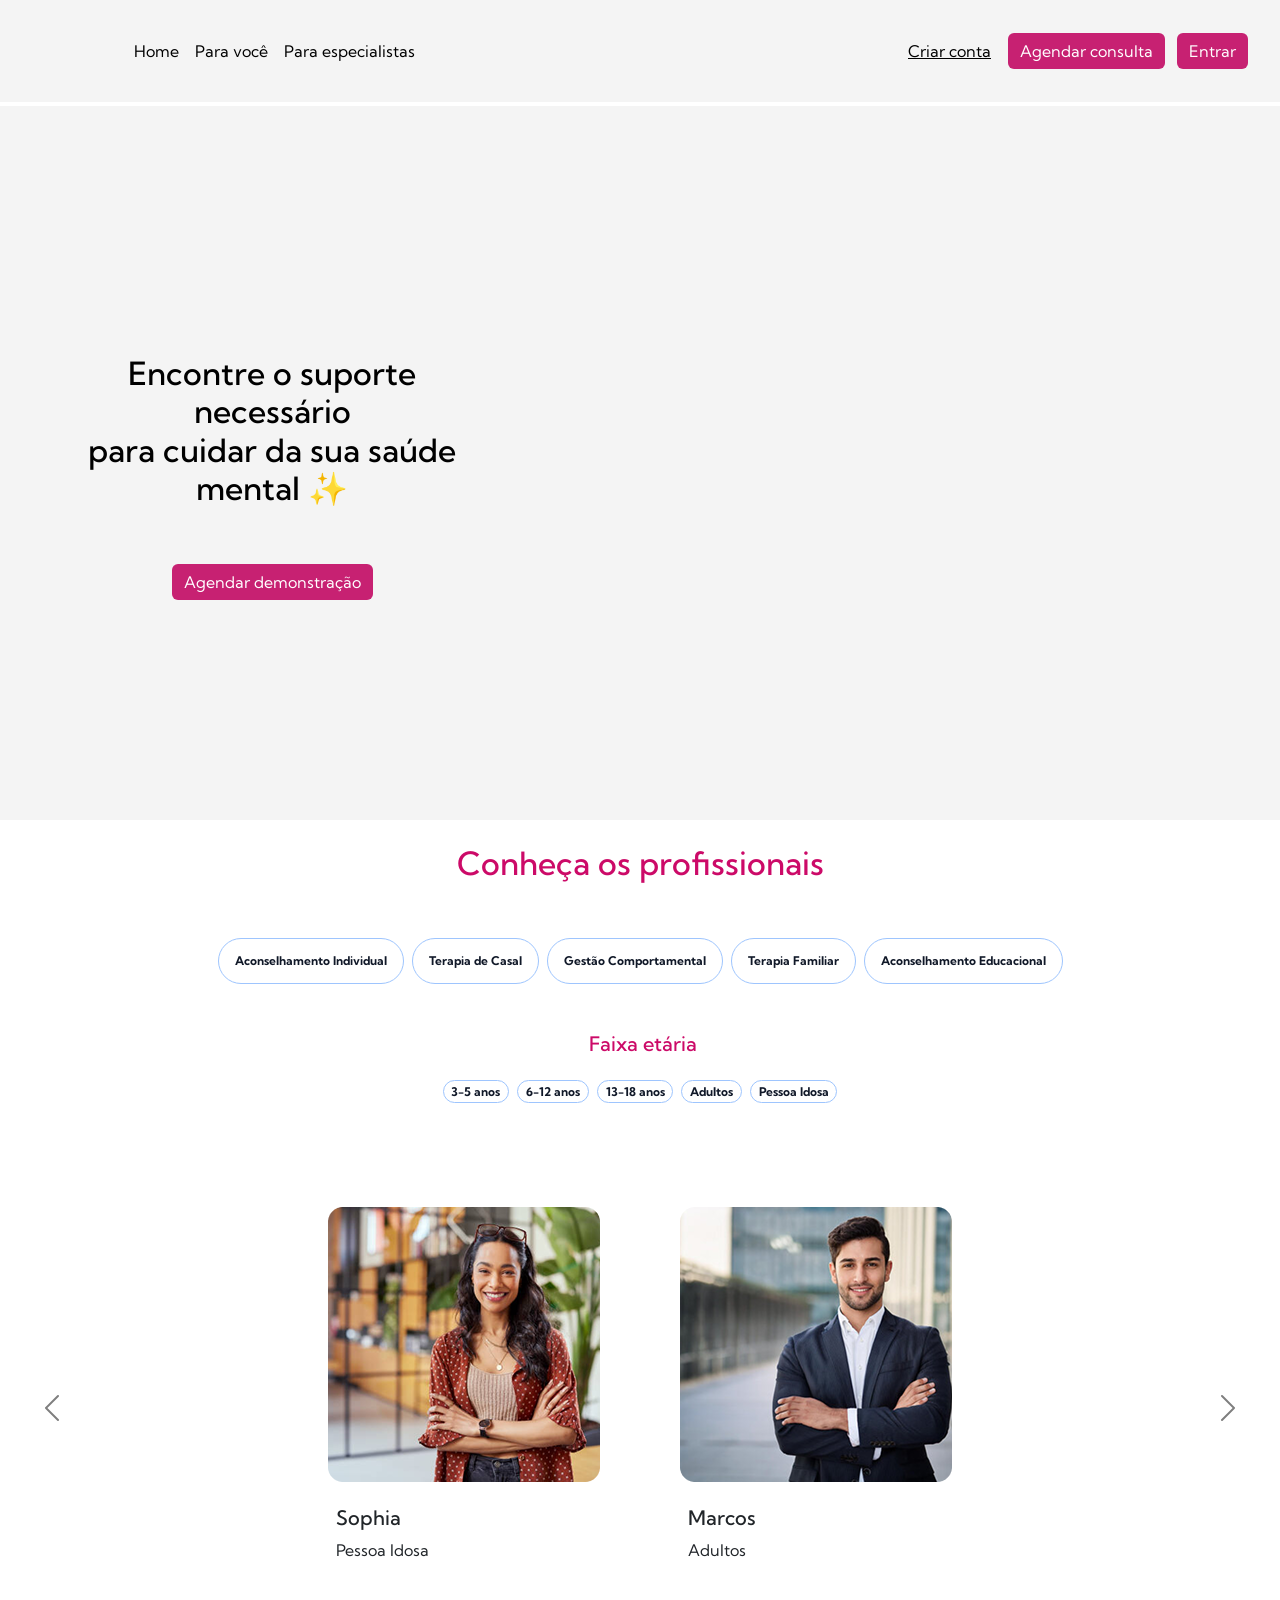
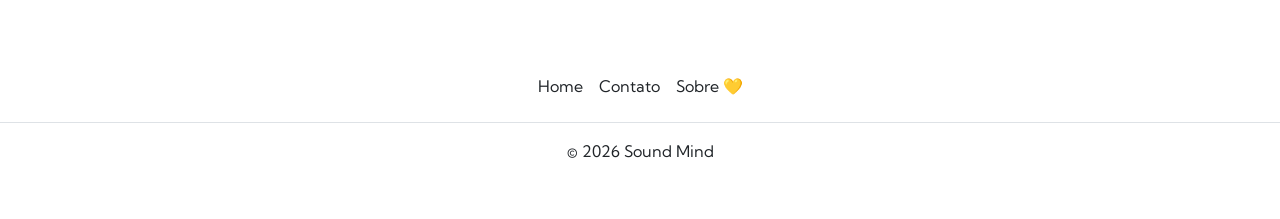
<file: index.html>
<!DOCTYPE html>
<html lang="pt-br">

<head>
    <meta charset="UTF-8">
    <meta name="viewport" content="width=device-width, initial-scale=1.0">
    <title>Página Inicial  | Sound Mind</title>
    <link rel="stylesheet" href="css/style.css">
    <link rel="stylesheet" href="css/media-queries.css" media="(max-width:1400px)">
    <link rel="preconnect" href="https://fonts.googleapis.com">
    <link rel="preconnect" href="https://fonts.gstatic.com" crossorigin>
    <link href="https://fonts.googleapis.com/css2?family=Kumbh+Sans:wght,YOPQ@100..900,300&display=swap"
        rel="stylesheet">
    <link href="https://cdn.jsdelivr.net/npm/bootstrap@5.3.8/dist/css/bootstrap.min.css" rel="stylesheet"
        integrity="sha384-sRIl4kxILFvY47J16cr9ZwB07vP4J8+LH7qKQnuqkuIAvNWLzeN8tE5YBujZqJLB" crossorigin="anonymous">


</head>

<body>
    <div>
        <header class="p-0">
            <div>
                <nav class="d-block d-lg-none nav-mobile navbar navbar-expand-lg" aria-label="Eleventh navbar example">
                    <div class="container-fluid">
                        <a href="index.html" class="d-flex align-items-center mb-2 mb-lg-0 text-dark ">
                            <svg class="bi me-2" width="110" height="72" role="img" aria-label="Bootstrap">
                                <use xlink:href="images\logo-sound-mind.svg"></use>
                            </svg>
                        </a>
                        <button class="navbar-toggler" type="button" data-bs-toggle="collapse"
                            data-bs-target="#navbarsExample09" aria-controls="navbarsExample09" aria-expanded="false"
                            aria-label="Toggle navigation">
                            <span class="navbar-toggler-icon"></span>
                        </button>
                        <div class="collapse navbar-collapse" id="navbarsExample09">
                            <ul class="navbar-nav me-auto mb-2 mb-lg-0">
                                <li class="nav-item">
                                    <a class="nav-link active" aria-current="page" href="index.html">Home</a>
                                </li>
                                <li class="nav-item"><a class="nav-link" href="#">Para você</a></li>
                                <li class="nav-item">
                                    <a class="nav-link" aria-disabled="true" href="#">Para
                                        especialistas</a>
                                </li>
                                <div class="navbar-nav g-5">
                                    <li class="nav-item">
                                        <button class="nav-link">Criar conta
                                        </button>
                                    </li>
                                    <li class="nav-item">
                                        <button class="nav-link">Agendar consulta
                                        </button>
                                    </li>
                                    <li class="nav-item">
                                        <button class="nav-link">Entrar
                                        </button>
                                    </li>
                                </div>

                            </ul>
                        </div>
                    </div>
                </nav>
                <div class="nav-dsk p-2 justify-content-lg-start">
                    <a href="index.html" class="d-flex align-items-center mb-2 mb-lg-0 text-dark text-decoration-underline">
                        <svg class="bi me-2" width="110" height="72" role="img" aria-label="Bootstrap">
                            <use xlink:href="images\logo-sound-mind.svg"></use>
                        </svg>
                    </a>
                    <ul class="nav col-12 col-lg-auto me-lg-auto mb-2 justify-content-center mb-md-0">
                        <li><a href="index.html" class="nav-link px-2 text-black link-custom">Home</a></li>
                        <li><a href="#" class="nav-link px-2 text-black link-custom">Para você</a></li>
                        <li><a href="perfil-profissional.html" class="nav-link px-2 text-black link-custom">Para
                                especialistas</a></li>
                    </ul>
                    <div class="text-end p-4">
                        <button type="button" class="btn btn-link text-black link-custom">Criar conta</button>
                        <button type="button" class="btn btn-primary me-2 btn-custom">
                            Agendar consulta
                        </button>
                        <button type="button" class="btn btn-primary btn-custom">Entrar</button>
                    </div>
                </div>
            </div>
        </header>
        <div>
            <main>
                <section>
                    <div class="my-1 position-relative banner-custom">
                        <div class="section-banner-custom text-end">
                            <!-- bg-body-tertiary -->
                            <div class="banner-custom-dsk text-center p-2 banner-custom-text position-absolute gap-5">
                                <h1 class="text-body-emphasis">Encontre o suporte <br> necessário <br> para cuidar da
                                    sua saúde <br>
                                    mental ✨
                                </h1>
                                <div class="d-inline-flex gap-2">
                                    <button class="btn btn-primary btn-custom text-center" type="button">
                                        Agendar demonstração
                                    </button>
                                </div>
                            </div>
                            <div
                                class="banner-custom-p flex-column text-center p-2 align-items-center banner-custom-text gap-5">
                                <h1 class="text-body-emphasis">Encontre o suporte <br> necessário <br> para cuidar da
                                    sua saúde <br>
                                    mental ✨
                                </h1>
                                <div class="d-inline-flex gap-2">
                                    <button class="btn btn-primary btn-custom text-center" type="button">
                                        Agendar demonstração
                                    </button>
                                </div>
                            </div>
                            <svg id="image-banner-custom" class="mb-0 mt-4 mr-5" aria-hidden="true">
                                <use id="image-custom" class="p-2" xlink:href="images\image-central-index.svg"></use>
                            </svg>
                            <svg id="image-banner-custom-pequena" aria-hidden="true">
                                <use id="image-custom-p" xlink:href="images\image-central-index-pequena.svg"></use>
                            </svg>
                            <svg id="image-banner-custom-media" class="mb-0 mt-4 mr-0" aria-hidden="true">
                                <use id="image-custom-m" class="p-2" xlink:href="images\image-central-index-media.svg">
                                </use>
                            </svg>
                        </div>
                    </div>
                </section>
                <section>
                    <h2 class="text-center mt-4 h2-filter-custom">Conheça os profissionais</h2>
                    <div id="filter-custom-profissionais" class="d-flex gap-2 justify-content-center py-5">
                        <span class="p-3 badge border border-primary-subtle  rounded-pill filter-custom">Aconselhamento
                            Individual</span>
                        <span class="p-3 badge border border-primary-subtle  rounded-pill filter-custom">Terapia
                            de Casal</span>
                        <span class="p-3 badge border border-primary-subtle  rounded-pill filter-custom">Gestão
                            Comportamental</span>
                        <span class="p-3 badge border border-primary-subtle  rounded-pill filter-custom">Terapia
                            Familiar</span>
                        <span class="p-3 badge border border-primary-subtle  rounded-pill filter-custom">Aconselhamento
                            Educacional</span>
                    </div>
                </section>
                <section>
                    <h5 class="position-absolute filter-custom-fxetaria">Faixa etária</h5>
                    <div class="filter-fxetaria d-flex gap-2 justify-content-center py-5 position-relative">
                        <span class="badge border border-primary-subtle  rounded-pill filter-custom">3-5
                            anos</span>
                        <span class="badge border border-primary-subtle  rounded-pill filter-custom">6-12
                            anos</span>
                        <span class="badge border border-primary-subtle  rounded-pill filter-custom">13-18
                            anos</span>
                        <span class="badge border border-primary-subtle  rounded-pill filter-custom">Adultos</span>
                        <span class="badge border border-primary-subtle  rounded-pill filter-custom">Pessoa
                            Idosa</span>
                    </div>
                </section>
                <section class="d-flex justify-content-center">
                    <div id="carouselsm" class="carousel slide carrossel-custom d-flex flex-row align-items-center"
                        data-bs-ride="carousel"">
                        <div class=" carousel-inner">
                        <div class="carousel-item active" data-bs-interval="10000">
                            <div class="carrossel-bloco">
                                <div class="card-custom card mt-5 mb-5">
                                    <img src="images/image-profissionais.png" class="card-img-top p-2" alt="Retrato de uma mulher sorridente, cabelos ondulados e camisa social azul.">
                                    <div class="card-body ">
                                        <h5 class="card-title">Ana Carolina</h5>
                                        <p class="card-text">Crianças</p>
                                    </div>
                                </div>
                                <div class="card card-custom mt-5 mb-5 card-1" style="width: 18rem;">
                                    <img src="images/image-profissionais-1.png" class="card-img-top p-2" alt="Retrato de um homem sorridente, cabelos escuros e terno azul com camisa branca.">
                                    <div class="card-body ">
                                        <h5 class="card-title">Marcos</h5>
                                        <p class="card-text">Adultos</p>
                                    </div>
                                </div>
                                <div class="card card-custom mt-5 mb-5 card-2" style="width: 18rem;">
                                    <img src="images/image-profissionais-2.png" class="card-img-top p-2" alt="Retrato de uma mulher sorridente, cabelos ondulados escuros e camisa marrom de bolinhas brancas.">
                                    <div class="card-body ">
                                        <h5 class="card-title">Sophia</h5>
                                        <p class="card-text">Pessoa Idosa</p>
                                    </div>
                                </div>
                            </div>
                        </div>
                        <div class="carousel-item active" data-bs-interval="2000">
                            <div class="carrossel-bloco">
                                <div class="card-custom card mt-5 mb-5">
                                    <img src="images/image-profissionais-1.png" class="card-img-top p-2" alt="Retrato de um homem sorridente, cabelos escuros e terno azul com camisa branca.">
                                    <div class="card-body ">
                                        <h5 class="card-title">Marcos</h5>
                                        <p class="card-text">Adultos</p>
                                    </div>
                                </div>
                                <div class="card card-custom mt-5 mb-5 card-1" style="width: 18rem;">
                                    <img src="images/image-profissionais-2.png" class="card-img-top p-2" alt="Retrato de uma mulher sorridente, cabelos ondulados escuros e camisa marrom de bolinhas brancas.">
                                    <div class="card-body ">
                                        <h5 class="card-title">Sophia</h5>
                                        <p class="card-text">Pessoa Idosa</p>
                                    </div>
                                </div>
                                <div class="card card-custom mt-5 mb-5 card-2" style="width: 18rem;">
                                    <img src="images/image-profissionais.png" class="card-img-top p-2" alt="Retrato de uma mulher sorridente, cabelos ondulados e camisa social azul.">
                                    <div class="card-body ">
                                        <h5 class="card-title">Ana Carolina</h5>
                                        <p class="card-text">Crianças</p>
                                    </div>
                                </div>
                            </div>
                        </div>
                        <div class="carousel-item active">
                            <div class="carrossel-bloco">
                                <div class="card-custom card mt-5 mb-5">
                                    <img src="images/image-profissionais-2.png" class="card-img-top p-2" alt="Retrato de uma mulher sorridente, cabelos ondulados escuros e camisa marrom de bolinhas brancas.">
                                    <div class="card-body ">
                                        <h5 class="card-title">Sophia</h5>
                                        <p class="card-text">Pessoa Idosa</p>
                                    </div>
                                </div>
                                <div class="card card-custom mt-5 mb-5 card-1"">
                                    <img src=" images/image-profissionais.png" class="card-img-top p-2" alt="Retrato de uma mulher sorridente, cabelos ondulados e camisa social azul.">
                                    <div class="card-body ">
                                        <h5 class="card-title">Ana Carolina</h5>
                                        <p class="card-text">Crianças</p>
                                    </div>
                                </div>
                                <div class="card card-custom mt-5 mb-5 card-2">
                                    <img src="images/image-profissionais-1.png" class="card-img-top p-2" alt="Retrato de um homem sorridente, cabelos escuros e terno azul com camisa branca.">
                                    <div class="card-body ">
                                        <h5 class="card-title">Marcos</h5>
                                        <p class="card-text">Adultos</p>
                                    </div>
                                </div>
                            </div>
                        </div>
                    </div>
                    <button class="carousel-control-prev" type="button" data-bs-target="#carouselsm"
                        data-bs-slide="prev">
                        <span class="carousel-control-prev-icon" aria-hidden="true"></span>
                        <span class="visually-hidden">Previous</span>
                    </button>
                    <button class="carousel-control-next" type="button" data-bs-target="#carouselsm"
                        data-bs-slide="next">
                        <span class="carousel-control-next-icon" aria-hidden="true"></span>
                        <span class="visually-hidden">Next</span>
                    </button>
        </div>
        </section>
        </main>
    </div>
    <footer class="py-3 my-4">
        <ul class="nav justify-content-center border-bottom pb-3 mb-3">
            <li class="nav-item">
                <a href="index.html" class="nav-link px-2 text-dark">Home</a>
            </li>
            <li class="nav-item">
                <a href="contato.html" class="nav-link px-2 text-dark">Contato</a>
            </li>
            <li class="nav-item">
                <a href="sobre.html" class="nav-link px-2 text-dark">Sobre 💛</a>
            </li>
        </ul>
        <p class="text-center text-dark">&copy; 2026 Sound Mind</p>
    </footer>

    </div>

    <!-- não editar - bootstrap -->
    <script src="https://cdn.jsdelivr.net/npm/bootstrap@5.3.8/dist/js/bootstrap.bundle.min.js"
        integrity="sha384-FKyoEForCGlyvwx9Hj09JcYn3nv7wiPVlz7YYwJrWVcXK/BmnVDxM+D2scQbITxI"
        crossorigin="anonymous"></script>


</body>

</html>
</file>
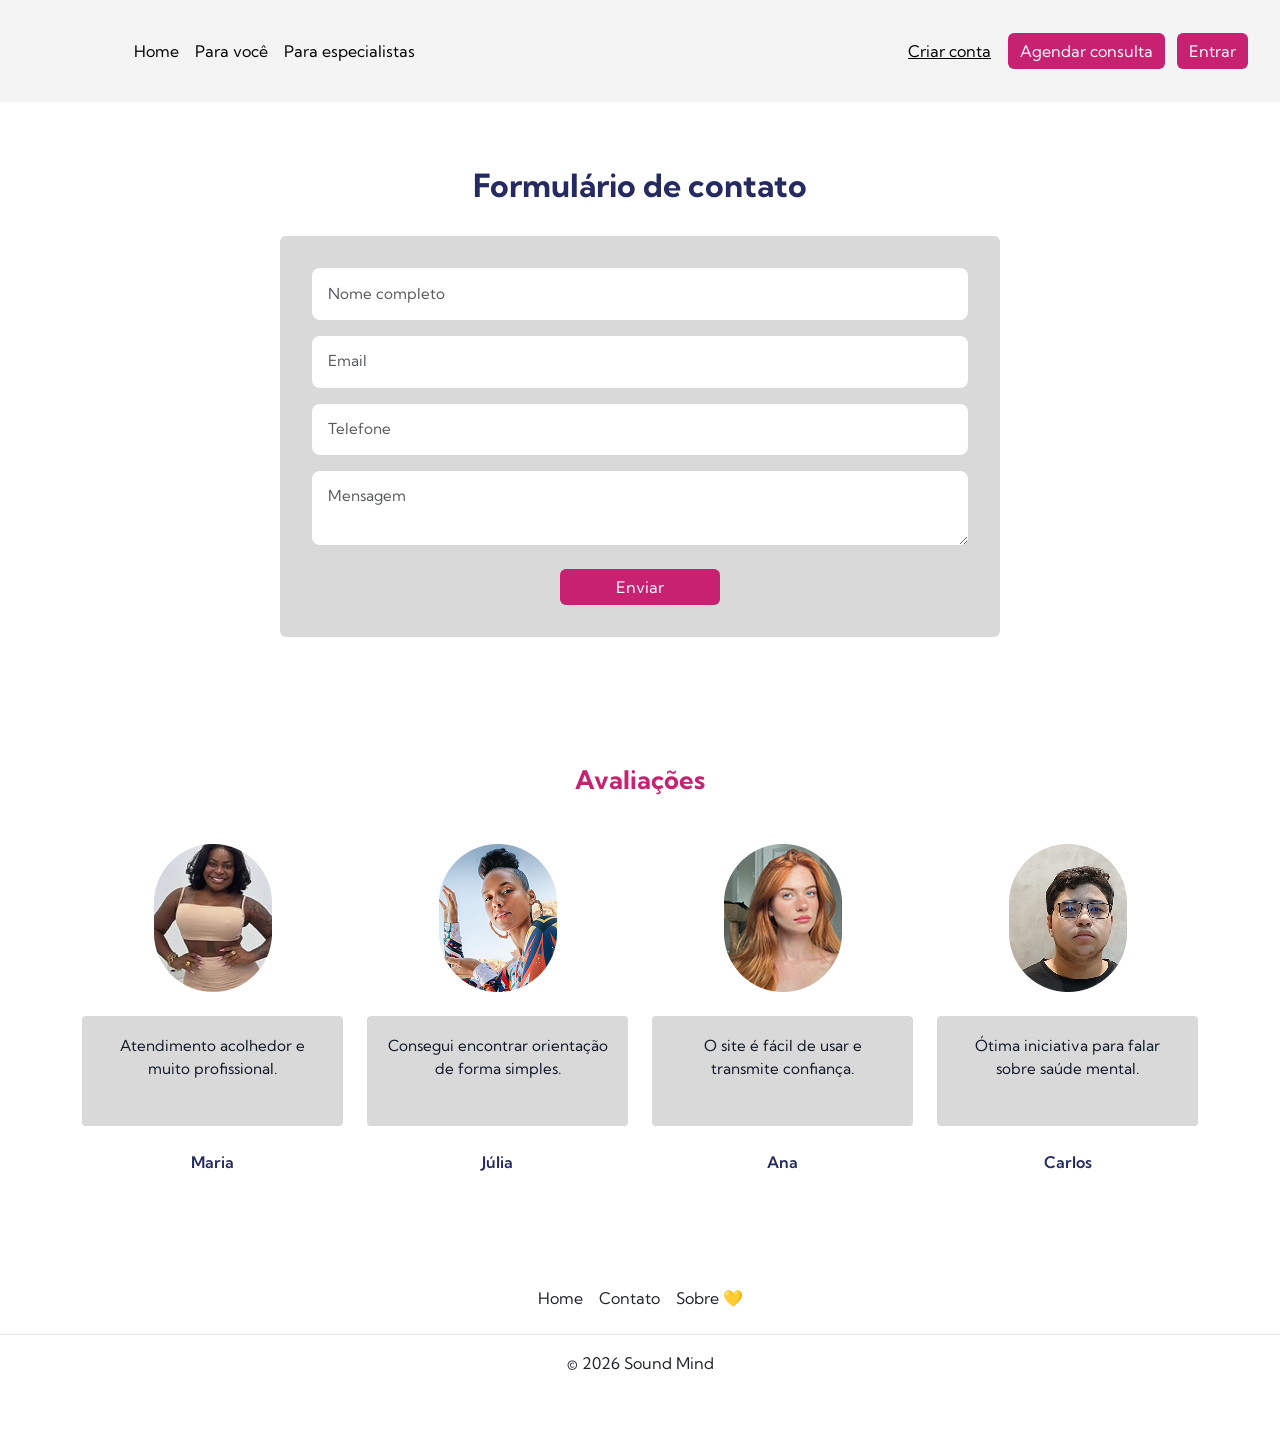
<file: contato.html>
<!DOCTYPE html>

<html lang="pt-br">

<head>
    <meta charset="UTF-8">
    <meta name="viewport" content="width=device-width, initial-scale=1.0">
    <title>Contato | Sound Mind</title>

    <link rel="stylesheet" href="css/style.css">
    <link rel="stylesheet" href="css/media-queries.css" media="(max-width:1400px)">
    <link rel="preconnect" href="https://fonts.googleapis.com">
    <link rel="preconnect" href="https://fonts.gstatic.com" crossorigin>
    <link href="https://fonts.googleapis.com/css2?family=Kumbh+Sans:wght,YOPQ@100..900,300&display=swap"
        rel="stylesheet">

    <link href="https://cdn.jsdelivr.net/npm/bootstrap@5.3.8/dist/css/bootstrap.min.css" rel="stylesheet"
        integrity="sha384-sRIl4kxILFvY47J16cr9ZwB07vP4J8+LH7qKQnuqkuIAvNWLzeN8tE5YBujZqJLB" crossorigin="anonymous">


</head>

<body>

    <header class="p-0">
        <div>
            <nav class="d-block d-lg-none nav-mobile navbar navbar-expand-lg" aria-label="Eleventh navbar example">
                <div class="container-fluid">
                    <a href="index.html" class="d-flex align-items-center mb-2 mb-lg-0 text-dark ">
                        <svg class="bi me-2" width="110" height="72" role="img" aria-label="Bootstrap">
                            <use xlink:href="images\logo-sound-mind.svg"></use>
                        </svg>
                    </a>
                    <button class="navbar-toggler" type="button" data-bs-toggle="collapse"
                        data-bs-target="#navbarsExample09" aria-controls="navbarsExample09" aria-expanded="false"
                        aria-label="Toggle navigation">
                        <span class="navbar-toggler-icon"></span>
                    </button>
                    <div class="collapse navbar-collapse" id="navbarsExample09">
                        <ul class="navbar-nav me-auto mb-2 mb-lg-0">
                            <li class="nav-item">
                                <a class="nav-link active" aria-current="page" href="#">Home</a>
                            </li>
                            <li class="nav-item"><a class="nav-link" href="#">Para você</a></li>
                            <li class="nav-item">
                                <a class="nav-link" aria-disabled="true">Para
                                    especialistas</a>
                            </li>
                            <div class="navbar-nav g-5">
                                <li class="nav-item">
                                    <button class="nav-link">Criar conta
                                    </button>
                                </li>
                                <li class="nav-item">
                                    <button class="nav-link">Agendar consulta
                                    </button>
                                </li>
                                <li class="nav-item">
                                    <button class="nav-link">Entrar
                                    </button>
                                </li>
                            </div>

                        </ul>
                    </div>
                </div>
            </nav>
            <div class="nav-dsk p-2 justify-content-lg-start">
                <a href="index.html" class="d-flex align-items-center mb-2 mb-lg-0 text-dark text-decoration-underline">
                    <svg class="bi me-2" width="110" height="72" role="img" aria-label="Bootstrap">
                        <use xlink:href="images\logo-sound-mind.svg"></use>
                    </svg>
                </a>
                <ul class="nav col-12 col-lg-auto me-lg-auto mb-2 justify-content-center mb-md-0">
                    <li><a href="index.html" class="nav-link px-2 text-black link-custom">Home</a></li>
                    <li><a href="#" class="nav-link px-2 text-black link-custom">Para você</a></li>
                    <li><a href="perfil-profissional.html" class="nav-link px-2 text-black link-custom">Para
                            especialistas</a></li>
                </ul>
                <div class="text-end p-4">
                    <button type="button" class="btn btn-link text-black link-custom">Criar conta</button>
                    <button type="button" class="btn btn-primary me-2 btn-custom">
                        Agendar consulta
                    </button>
                    <button type="button" class="btn btn-primary btn-custom">Entrar</button>
                </div>
            </div>
        </div>
    </header>

    <main>

        <section id="formulario-contato" class="contato-section">
            <div class="container">

                <h1 class="titulo-contato">
                    Formulário de contato
                </h1>

                <div class="formulario-contato">
                    <form>
                        <input type="text" class="form-control" placeholder="Nome completo" required>

                        <input type="email" class="form-control" placeholder="Email" required>

                        <input type="tel" class="form-control" placeholder="Telefone">

                        <textarea class="form-control" placeholder="Mensagem" required></textarea>

                        <button type="submit" class="btn btn-primary btn-custom">
                            Enviar
                        </button>
                    </form>
                </div>

            </div>
        </section>

        <section class="avaliacoes-section">
            <div class="container">

                <h2 class="titulo-avaliacoes">
                    Avaliações
                </h2>

                <div class="row g-4">

                    <div class="col-12 col-md-6 col-lg-3">
                        <div class="avaliacao-card">
                            <img src="images/maria-1.png" alt="Foto de Maria" class="avaliacao-img">
                            <p>
                                Atendimento acolhedor e muito profissional.
                            </p>
                            <span>Maria</span>
                        </div>
                    </div>

                    <div class="col-12 col-md-6 col-lg-3">
                        <div class="avaliacao-card">
                            <img src="images/julia-2.png" alt="Foto de Julia" class="avaliacao-img">
                            <p>
                                Consegui encontrar orientação de forma simples.
                            </p>
                            <span>Júlia</span>
                        </div>
                    </div>

                    <div class="col-12 col-md-6 col-lg-3">
                        <div class="avaliacao-card">
                            <img src="images/ana-1.png" alt="Foto de Ana" class="avaliacao-img">
                            <p>
                                O site é fácil de usar e transmite confiança.
                            </p>
                            <span>Ana</span>
                        </div>
                    </div>

                    <div class="col-12 col-md-6 col-lg-3">
                        <div class="avaliacao-card">
                            <img src="images/carlos-1.png" alt="Foto de Carlos" class="avaliacao-img">
                            <p>
                                Ótima iniciativa para falar sobre saúde mental.
                            </p>
                            <span>Carlos</span>
                        </div>
                    </div>

                </div>

            </div>
        </section>

    </main>

    <footer class="py-3 my-4">
        <ul class="nav justify-content-center border-bottom pb-3 mb-3">
            <li class="nav-item">
                <a href="index.html" class="nav-link px-2 text-dark">
                    Home
                </a>
            </li>

            <li class="nav-item">
                <a href="contato.html" class="nav-link px-2 text-dark">
                    Contato
                </a>
            </li>

            <li class="nav-item">
                <a href="sobre.html" class="nav-link px-2 text-dark">
                    Sobre 💛
                </a>
            </li>
        </ul>

        <p class="text-center text-dark">
            &copy; 2026 Sound Mind
        </p>
    </footer>

    <!-- não editar - bootstrap -->
    <script src="https://cdn.jsdelivr.net/npm/bootstrap@5.3.8/dist/js/bootstrap.bundle.min.js"
        integrity="sha384-FKyoEForCGlyvwx9Hj09JcYn3nv7wiPVlz7YYwJrWVcXK/BmnVDxM+D2scQbITxI"
        crossorigin="anonymous"></script>

</body>

</html>
</file>
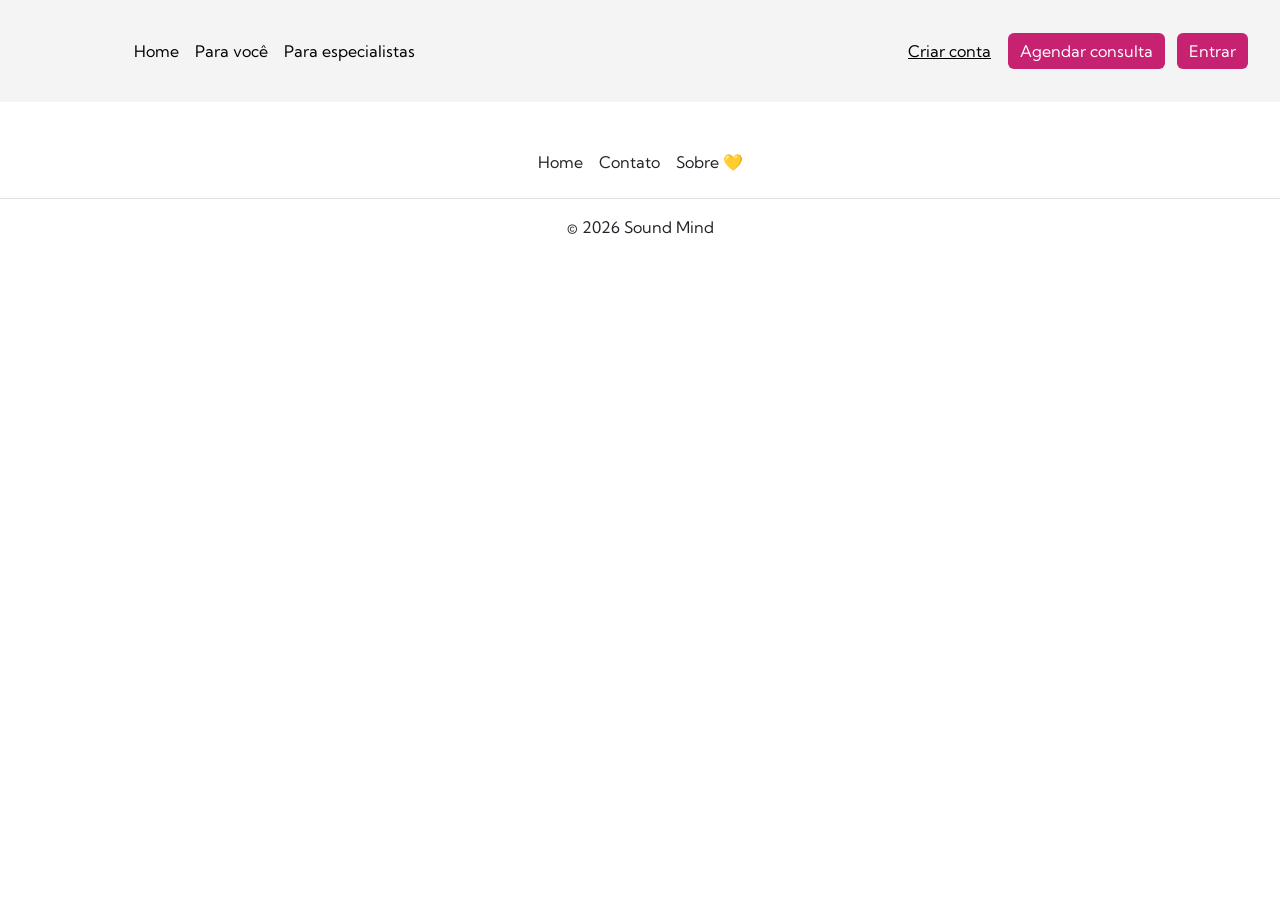
<file: perfil-profissional.html>
<!DOCTYPE html>
<html lang="pt-br">

<head>
    <meta charset="UTF-8">
    <meta name="viewport" content="width=device-width, initial-scale=1.0">
    <title>Perfil Profissional | Sound Mind</title>
    <link rel="stylesheet" href="css/style.css">
    <link rel="stylesheet" href="css/media-queries.css" media="(max-width:1400px)">
    <link href="https://fonts.googleapis.com/css2?family=Kumbh+Sans:wght,YOPQ@100..900,300&display=swap"
        rel="stylesheet">
    <link href="https://cdn.jsdelivr.net/npm/bootstrap@5.3.8/dist/css/bootstrap.min.css" rel="stylesheet"
        integrity="sha384-sRIl4kxILFvY47J16cr9ZwB07vP4J8+LH7qKQnuqkuIAvNWLzeN8tE5YBujZqJLB" crossorigin="anonymous">
</head>

<body>
    <header class="p-0">
        <div>
            <nav class="d-block d-lg-none nav-mobile navbar navbar-expand-lg" aria-label="Eleventh navbar example">
                <div class="container-fluid">
                    <a href="index.html" class="d-flex align-items-center mb-2 mb-lg-0 text-dark ">
                        <svg class="bi me-2" width="110" height="72" role="img" aria-label="Bootstrap">
                            <use xlink:href="images\logo-sound-mind.svg"></use>
                        </svg>
                    </a>
                    <button class="navbar-toggler" type="button" data-bs-toggle="collapse"
                        data-bs-target="#navbarsExample09" aria-controls="navbarsExample09" aria-expanded="false"
                        aria-label="Toggle navigation">
                        <span class="navbar-toggler-icon"></span>
                    </button>
                    <div class="collapse navbar-collapse" id="navbarsExample09">
                        <ul class="navbar-nav me-auto mb-2 mb-lg-0">
                            <li class="nav-item">
                                <a class="nav-link active" aria-current="page" href="index.html">Home</a>
                            </li>
                            <li class="nav-item"><a class="nav-link" href="#">Para você</a></li>
                            <li class="nav-item">
                                <a class="nav-link" aria-disabled="true" href="perfil-profissional.html">Para
                                    especialistas</a>
                            </li>
                            <div class="navbar-nav g-5">
                                <li class="nav-item">
                                    <button class="nav-link">Criar conta
                                    </button>
                                </li>
                                <li class="nav-item">
                                    <button class="nav-link">Agendar consulta
                                    </button>
                                </li>
                                <li class="nav-item">
                                    <button class="nav-link">Entrar
                                    </button>
                                </li>
                            </div>

                        </ul>
                    </div>
                </div>
            </nav>
            <div class="nav-dsk p-2 justify-content-lg-start">
                <a href="index.html" class="d-flex align-items-center mb-2 mb-lg-0 text-dark text-decoration-underline">
                    <svg class="bi me-2" width="110" height="72" role="img" aria-label="Bootstrap">
                        <use xlink:href="images\logo-sound-mind.svg"></use>
                    </svg>
                </a>
                <ul class="nav col-12 col-lg-auto me-lg-auto mb-2 justify-content-center mb-md-0">
                    <li><a href="index.html" class="nav-link px-2 text-black link-custom">Home</a></li>
                    <li><a href="#" class="nav-link px-2 text-black link-custom">Para você</a></li>
                    <li><a href="perfil-profissional.html" class="nav-link px-2 text-black link-custom">Para
                            especialistas</a></li>
                </ul>
                <div class="text-end p-4">
                    <button type="button" class="btn btn-link text-black link-custom">Criar conta</button>
                    <button type="button" class="btn btn-primary me-2 btn-custom">
                        Agendar consulta
                    </button>
                    <button type="button" class="btn btn-primary btn-custom">Entrar</button>
                </div>
            </div>
        </div>
    </header>
    <main>

    </main>
    <footer class="py-3 my-4">
        <ul class="nav justify-content-center border-bottom pb-3 mb-3">
            <li class="nav-item">
                <a href="index.html" class="nav-link px-2 text-dark">Home</a>
            </li>
            <li class="nav-item">
                <a href="contato.html" class="nav-link px-2 text-dark">Contato</a>
            </li>
            <li class="nav-item">
                <a href="sobre.html" class="nav-link px-2 text-dark">Sobre 💛</a>
            </li>
        </ul>
        <p class="text-center text-dark">&copy; 2026 Sound Mind</p>
    </footer>
    <!-- não editar - bootstrap -->
    <script src="https://cdn.jsdelivr.net/npm/bootstrap@5.3.8/dist/js/bootstrap.bundle.min.js"
        integrity="sha384-FKyoEForCGlyvwx9Hj09JcYn3nv7wiPVlz7YYwJrWVcXK/BmnVDxM+D2scQbITxI"
        crossorigin="anonymous"></script>
</body>

</html>
</file>
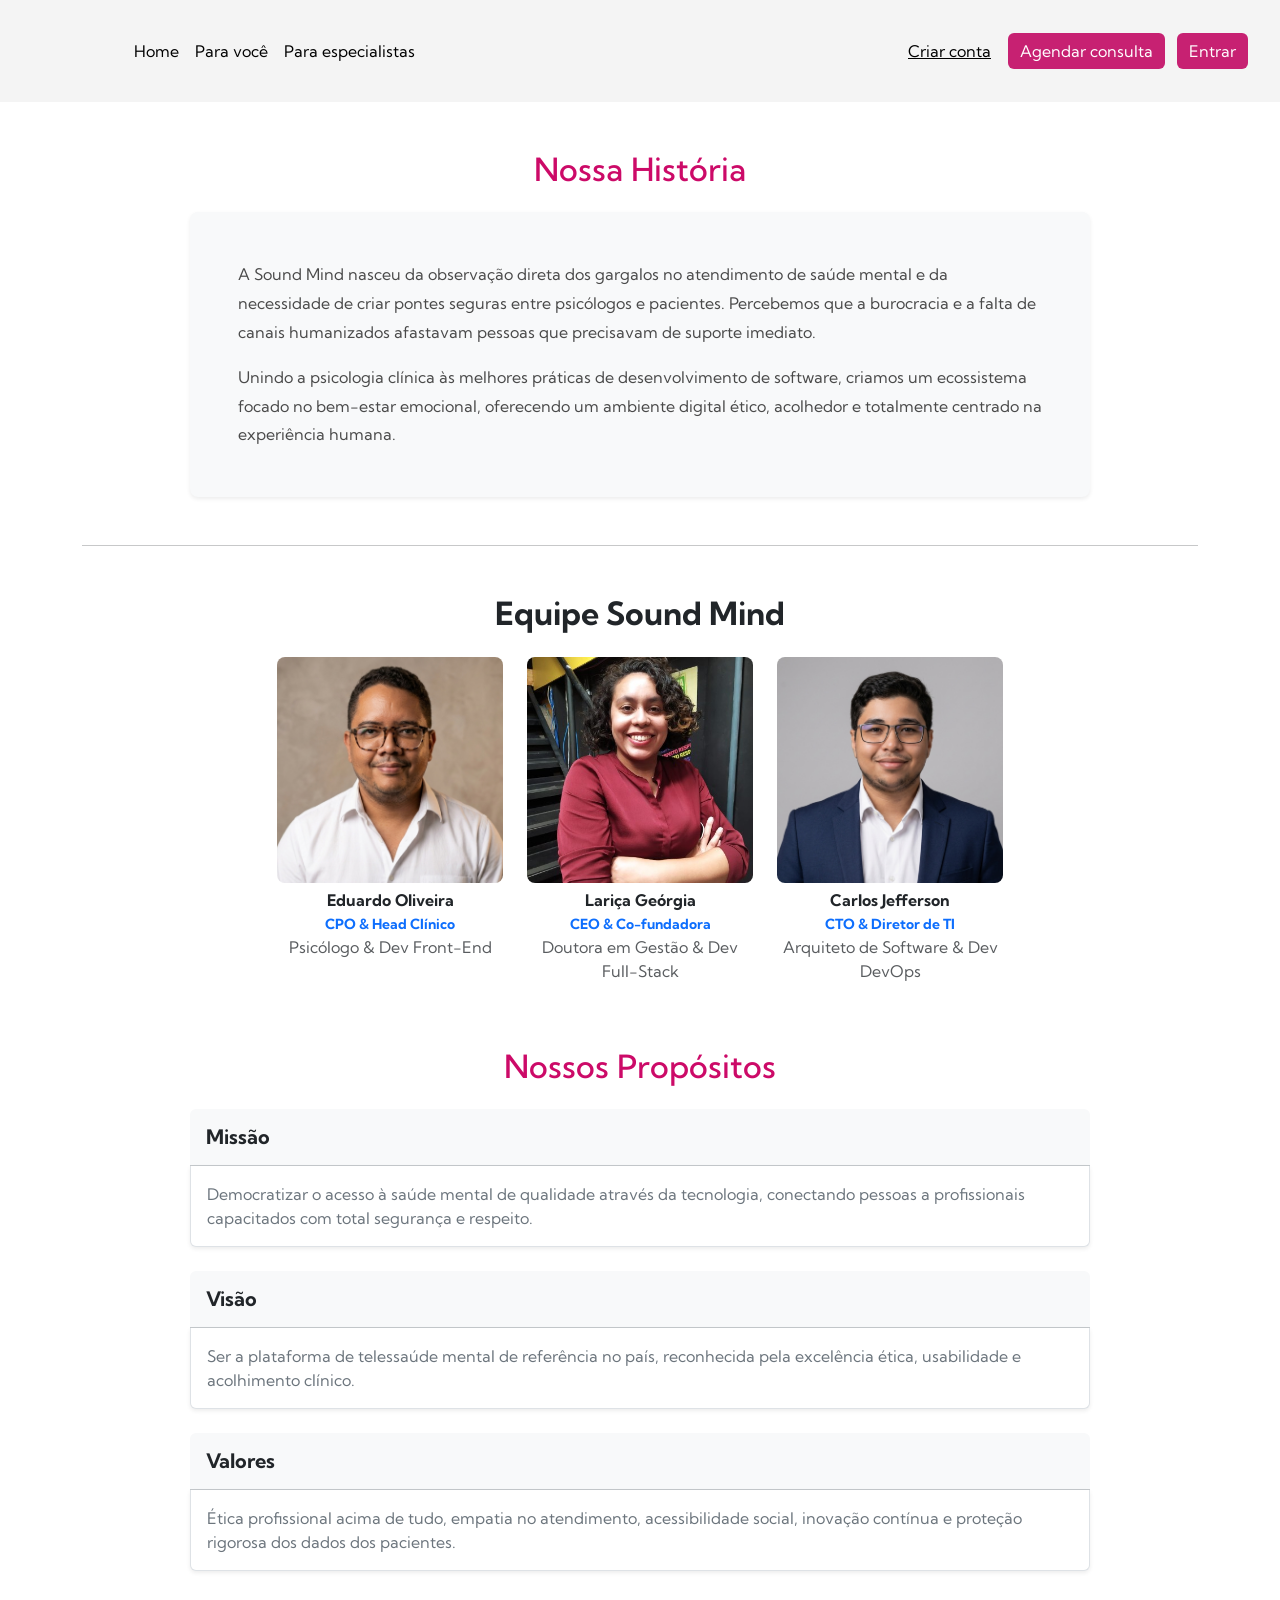
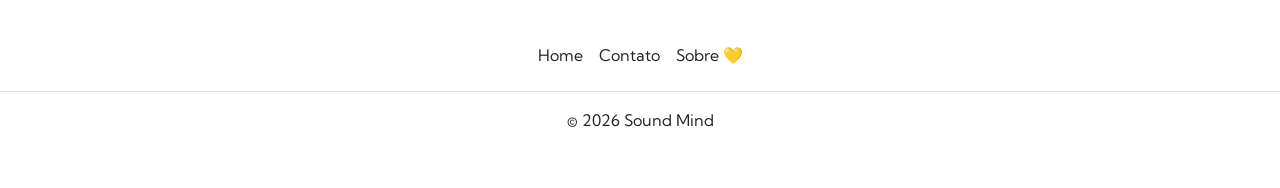
<file: sobre.html>
<!DOCTYPE html>
<html lang="pt-br">

<head>
    <meta charset="UTF-8">
    <meta name="viewport" content="width=device-width, initial-scale=1.0">
    <title>Sobre Nós | Sound Mind</title>
    <link rel="stylesheet" href="css/style.css">
    <link rel="stylesheet" href="css/media-queries.css" media="(max-width:1400px)">
    <link rel="preconnect" href="https://fonts.googleapis.com">
    <link rel="preconnect" href="https://fonts.gstatic.com" crossorigin>
    <link href="https://fonts.googleapis.com/css2?family=Kumbh+Sans:wght,YOPQ@100..900,300&display=swap"
        rel="stylesheet">
    <link href="https://cdn.jsdelivr.net/npm/bootstrap@5.3.8/dist/css/bootstrap.min.css" rel="stylesheet"
        integrity="sha384-sRIl4kxILFvY47J16cr9ZwB07vP4J8+LH7qKQnuqkuIAvNWLzeN8tE5YBujZqJLB" crossorigin="anonymous">
</head>

<body>
    <div>
        <header class="p-0">
            <div>
                <nav class="d-block d-lg-none nav-mobile navbar navbar-expand-lg" aria-label="Eleventh navbar example">
                    <div class="container-fluid">
                        <a href="index.html" class="d-flex align-items-center mb-2 mb-lg-0 text-dark ">
                            <svg class="bi me-2" width="110" height="72" role="img" aria-label="Bootstrap">
                                <use xlink:href="images\logo-sound-mind.svg"></use>
                            </svg>
                        </a>
                        <button class="navbar-toggler" type="button" data-bs-toggle="collapse"
                            data-bs-target="#navbarsExample09" aria-controls="navbarsExample09" aria-expanded="false"
                            aria-label="Toggle navigation">
                            <span class="navbar-toggler-icon"></span>
                        </button>
                        <div class="collapse navbar-collapse" id="navbarsExample09">
                            <ul class="navbar-nav me-auto mb-2 mb-lg-0">
                                <li class="nav-item">
                                    <a class="nav-link active" aria-current="page" href="#">Home</a>
                                </li>
                                <li class="nav-item"><a class="nav-link" href="#">Para você</a></li>
                                <li class="nav-item">
                                    <a class="nav-link" aria-disabled="true">Para
                                        especialistas</a>
                                </li>
                                <div class="navbar-nav g-5">
                                    <li class="nav-item">
                                        <button class="nav-link">Criar conta
                                        </button>
                                    </li>
                                    <li class="nav-item">
                                        <button class="nav-link">Agendar consulta
                                        </button>
                                    </li>
                                    <li class="nav-item">
                                        <button class="nav-link">Entrar
                                        </button>
                                    </li>
                                </div>

                            </ul>
                        </div>
                    </div>
                </nav>
                <div class="nav-dsk p-2 justify-content-lg-start">
                    <a href="index.html" class="d-flex align-items-center mb-2 mb-lg-0 text-dark text-decoration-underline">
                        <svg class="bi me-2" width="110" height="72" role="img" aria-label="Bootstrap">
                            <use xlink:href="images\logo-sound-mind.svg"></use>
                        </svg>
                    </a>
                    <ul class="nav col-12 col-lg-auto me-lg-auto mb-2 justify-content-center mb-md-0">
                        <li><a href="index.html" class="nav-link px-2 text-black link-custom">Home</a></li>
                        <li><a href="#" class="nav-link px-2 text-black link-custom">Para você</a></li>
                        <li><a href="perfil-profissional.html" class="nav-link px-2 text-black link-custom">Para
                                especialistas</a></li>
                    </ul>
                    <div class="text-end  p-4">
                        <button type="button" class="btn btn-link text-black link-custom">Criar conta</button>
                        <button type="button" class="btn btn-primary me-2 btn-custom">
                            Agendar consulta
                        </button>
                        <button type="button" class="btn btn-primary btn-custom">Entrar</button>
                    </div>
                </div>
            </div>
        </header>

        <div class="container my-5">
            <main>

                <section class="mb-5 text-center">
                    <h2 class="h2-filter-custom mb-4">Nossa História</h2>
                    <div class="p-4 p-md-5 bg-light rounded-3 shadow-sm text-start mx-auto"
                        style="max-width: 900px; color: #4A4A4A; line-height: 1.8;">
                        <p class="mb-3">
                            A Sound Mind nasceu da observação direta dos gargalos no atendimento de saúde mental e da
                            necessidade de criar pontes seguras entre psicólogos e pacientes. Percebemos que a
                            burocracia e a falta de canais humanizados afastavam pessoas que precisavam de suporte
                            imediato.
                        </p>
                        <p class="mb-0">
                            Unindo a psicologia clínica às melhores práticas de desenvolvimento de software, criamos um
                            ecossistema focado no bem-estar emocional, oferecendo um ambiente digital ético, acolhedor e
                            totalmente centrado na experiência humana.
                        </p>
                    </div>
                </section>

                <hr class="my-5 opacity-25">

                <section class="mb-5 text-center">
                    <h1 class="display-6 fw-bold mb-4">Equipe Sound Mind</h1>

                    <div class="row row-cols-1 row-cols-sm-3 g-4 justify-content-center">
                        <div class="col" style="max-width: 250px;">
                            <div class="card h-100 border-0 bg-transparent">
                                <div class="ratio ratio-1x1 mb-2">
                                    <img src="images\eduardo1.jpg" class="card-img-top rounded-3 object-fit-cover"
                                        alt="Foto de Eduardo Oliveira">
                                </div>
                                <h5 class="mb-1 h6 fw-bold">Eduardo Oliveira</h5>
                                <p class="text-primary small mb-0 fw-bold">CPO & Head Clínico</p>
                                <p class="text-muted x-small">Psicólogo & Dev Front-End</p>
                            </div>
                        </div>
                        <div class="col" style="max-width: 250px;">
                            <div class="card h-100 border-0 bg-transparent">
                                <div class="ratio ratio-1x1 mb-2">
                                    <img src="images\larica.jpeg" class="card-img-top rounded-3 object-fit-cover"
                                        alt="Foto de Lariça Geórgia">
                                </div>
                                <h5 class="mb-1 h6 fw-bold">Lariça Geórgia</h5>
                                <p class="text-primary small mb-0 fw-bold">CEO & Co-fundadora</p>
                                <p class="text-muted x-small">Doutora em Gestão & Dev Full-Stack</p>
                            </div>
                        </div>
                        <div class="col" style="max-width: 250px;">
                            <div class="card h-100 border-0 bg-transparent">
                                <div class="ratio ratio-1x1 mb-2">
                                    <img src="images\jefferson.jpg" class="card-img-top rounded-3 object-fit-cover" alt="Foto de Carlos Jefferson">
                                </div>
                                <h5 class="mb-1 h6 fw-bold">Carlos Jefferson</h5>
                                <p class="text-primary small mb-0 fw-bold">CTO & Diretor de TI</p>
                                <p class="text-muted x-small">Arquiteto de Software & Dev DevOps</p>
                            </div>
                        </div>
                    </div>
                </section>

                <section class="mx-auto" style="max-width: 900px;">
                    <h2 class="h2-filter-custom text-center mb-4">Nossos Propósitos</h2>

                    <div class="mb-4">
                        <h3 class="h5 fw-bold p-3 bg-light rounded-top border-bottom border-secondary-subtle mb-0">
                            Missão</h3>
                        <div class="p-3 border border-top-0 rounded-bottom bg-white shadow-sm">
                            <p class="text-secondary mb-0">Democratizar o acesso à saúde mental de qualidade através da
                                tecnologia, conectando pessoas a profissionais capacitados com total segurança e
                                respeito.</p>
                        </div>
                    </div>

                    <div class="mb-4">
                        <h3 class="h5 fw-bold p-3 bg-light rounded-top border-bottom border-secondary-subtle mb-0">Visão
                        </h3>
                        <div class="p-3 border border-top-0 rounded-bottom bg-white shadow-sm">
                            <p class="text-secondary mb-0">Ser a plataforma de telessaúde mental de referência no país,
                                reconhecida pela excelência ética, usabilidade e acolhimento clínico.</p>
                        </div>
                    </div>

                    <div class="mb-4">
                        <h3 class="h5 fw-bold p-3 bg-light rounded-top border-bottom border-secondary-subtle mb-0">
                            Valores</h3>
                        <div class="p-3 border border-top-0 rounded-bottom bg-white shadow-sm">
                            <p class="text-secondary mb-0">Ética profissional acima de tudo, empatia no atendimento,
                                acessibilidade social, inovação contínua e proteção rigorosa dos dados dos pacientes.
                            </p>
                        </div>
                    </div>
                </section>

            </main>
        </div>

        <footer class="py-3 my-4">
            <ul class="nav justify-content-center border-bottom pb-3 mb-3">
                <li class="nav-item"><a href="index.html" class="nav-link px-2 text-dark">Home</a></li>
                <li class="nav-item"><a href="contato.html" class="nav-link px-2 text-dark">Contato</a></li>
                <li class="nav-item"><a href="sobre.html" class="nav-link px-2 text-dark">Sobre 💛</a></li>
            </ul>
            <p class="text-center text-dark">&copy; 2026 Sound Mind</p>
        </footer>
    </div>

    <script src="https://cdn.jsdelivr.net/npm/bootstrap@5.3.8/dist/js/bootstrap.bundle.min.js"
        integrity="sha384-FKyoEForCGlyvwx9Hj09JcYn3nv7wiPVlz7YYwJrWVcXK/BmnVDxM+D2scQbITxI"
        crossorigin="anonymous"></script>
</body>

</html>
</file>
<file: css/style.css>
@import "reset-root.css";

/* INICIO HEADER */

header{
  background-color: var(--cor-fundo);
}

.nav-mobile{
  position: none !important;
  background-color: var(--cor-fundo);

}

.nav-dsk{
  display: flex;
  flex-direction: row;
  flex-wrap: wrap;
  align-items: center;
}
.link-custom:hover{
  color: var(--cor-principal) !important;
  font-weight:500;
  transition: color 0.3s ease-in-out;
  transform: 0.3s ease-in-out;
}

.btn-custom {
  background-color: var(--cor-principal) !important;
  border: var(--cor-principal) !important;
}

.btn-custom:hover{
  background-color: var(--cor-destaque) !important;
}

/* FIM HEADER */

/* INICIO BANNER - INDEX */

.banner-custom{
  background-color: var(--cor-fundo) !important;
}
.banner-custom-text{
  margin-top: 15rem;
  margin-left: 15rem;
}

#image-banner-custom-pequena{
  display: none ;
}

#image-banner-custom-media{
  display: none;
}
 #image-banner-custom{
   margin-right: 5rem;
}

.banner-custom-dsk{
  display: flex;
  flex-direction: column;
  align-items: center;
}
.banner-custom-p{
  display: none;
}


#image-banner-custom{
    width:750px;
    height: 690px;
}

/* m - 529 e 524 */
/* p - 314 e 309 */
/* variação proporcional 38 e 26 */


/* FIM BANNER - INDEX */

/* INICIO FILTROS - INDEX */

.h2-filter-custom{
  color: var(--cor-destaque);

}
.filter-custom{
  color: var(--cor-texto) !important;
}

.filter-custom-fxetaria{
  margin-left: 46%;
  color: var(--cor-destaque);
}

/* FIM FILTROS - INDEX */

/* INÍCIO CARROSSEL - INDEX */

.card-custom{
    border-style: none !important;
}

.carrossel-bloco{
    display: flex;
    flex-direction: row;
    justify-content: center;
    gap: 4rem;
}

.carrossel-custom{
  width: 95% !important;
  position: relative !important;
}
.carousel-control-prev-icon {
  position: absolute;
  background-image: url("data:image/svg+xml,%3csvg xmlns='http://www.w3.org/2000/svg' viewBox='0 0 16 16' fill='%252B61'%3e%3cpath d='M11.354 1.646a.5.5 0 0 1 0 .708L5.707 8l5.647 5.646a.5.5 0 0 1-.708.708l-6-6a.5.5 0 0 1 0-.708l6-6a.5.5 0 0 1 .708 0z'/%3e%3c/svg%3e")!important;
}

.carousel-control-prev{
  width: 2.5rem !important;
  top:50%!important;
  height: 2.5rem!important;
}

.carousel-control-next{
  width: 2.5rem !important;
  top:50%!important;
  height: 2.5rem!important;
}

.carousel-control-next-icon {
  position: absolute;
  background-image: url("data:image/svg+xml,%3csvg xmlns='http://www.w3.org/2000/svg' viewBox='0 0 16 16' fill='%252B61'%3e%3cpath d='M4.646 1.646a.5.5 0 0 1 .708 0l6 6a.5.5 0 0 1 0 .708l-6 6a.5.5 0 0 1-.708-.708L10.293 8 4.646 2.354a.5.5 0 0 1 0-.708z'/%3e%3c/svg%3e") !important;
}

/* FIM CARROSSEL - INDEX */

/* Página Contato */

.contato-section {
    padding: 4rem 1rem;
    background-color: #ffffff;
}

.titulo-contato {
    text-align: center;
    font-size: 1.8rem;
    font-weight: 700;
    color: var(--cor-escura);
    margin-bottom: 2rem;
}

.formulario-contato {
    max-width: 720px;
    margin: 0 auto;
    background-color: #d9d9d9;
    padding: 2rem;
    border-radius: 6px;
}

.formulario-contato form {
    display: flex;
    flex-direction: column;
    gap: 1rem;
}

.formulario-contato .form-control {
    border: none;
    border-radius: 8px;
    padding: 0.9rem 1rem;
    font-size: 0.95rem;
}

.formulario-contato textarea {
    min-height: 140px;
    resize: vertical;
}

.formulario-contato button {
    align-self: center;
    min-width: 160px;
    margin-top: 0.5rem;
}

.avaliacoes-section {
    padding: 4rem 1rem;
    background-color: #ffffff;
}

.titulo-avaliacoes {
    text-align: center;
    font-size: 1.6rem;
    font-weight: 700;
    color: var(--cor-principal);
    margin-bottom: 3rem;
}

.avaliacao-card {
    text-align: center;
    height: 100%;
}

.avaliacao-img {
    background-color: none;
    margin: 0 auto 1.5rem;
    display: flex;
    align-items: center;
    justify-content: center;
    font-size: 0.85rem;
    color: var(--cor-texto);
}

.avaliacao-card p {
    background-color: #d9d9d9;
    padding: 1.2rem;
    border-radius: 4px;
    color: var(--cor-texto);
    min-height: 110px;
    font-size: 0.95rem;
}

.avaliacao-card span {
    display: inline-block;
    margin-top: 0.5rem;
    font-weight: 600;
    color: var(--cor-escura);
}
</file>
<file: css/media-queries.css>
@import "style.css";
@import "reset-root.css";


/* 1400*/
@media (max-width: 87.5em) {
    #image-banner-custom {
        margin-right: 2rem;

    }

    .banner-custom-text {

        margin-left: 5rem;
    }

}


/* 1310 */
@media (max-width: 81.9em) {
    .card-1 {
        display: none !important;
    }
}

/* 1086 */
@media (max-width:67.9em) {
    h1 {
        text-align: start;
    }

    #image-banner-custom {
        width: 650px;
        height: 690px
    }

    #image-banner-custom {
        margin-right: 0;

    }

    .banner-custom-text {
        margin-left: 0.5rem;
    }

}


/* 1000 */
@media (max-width:62.5em) {
    #image-banner-custom-media {
        display: inline;
        width: 567px;
        height: 535px;
        margin-bottom: 0 !important;
    }

    #image-banner-custom {
        display: none;
    }

    h1 {
        text-align: center;
        font-size: 1.75rem !important;
    }

}

/* 992 */
@media (max-width:62em) {
    .nav-mobile {
        position: none !important;
        display: flex;
        width: 100% !important;

    }
}


/* 991 */
@media (max-width:61.9375em) {
    .nav-dsk {
        display: none !important;
    }


}

/* 860px */
@media (max-width: 53.8em) {
    #filter-custom-profissionais {
        display: flex;
        flex-direction: row;
        flex-wrap: wrap;
        align-items: center;
        width: 95%;
    }

    .filter-custom-fxetaria {
        margin-left: 43%;

    }
}

/* 810 */
@media (max-width:52.6em) {
    .card-2 {
        display: none !important;
    }

}

/* 768 */
@media (max-width:48em) {
    #image-banner-custom-pequena {
        /* display: none; */
        display: flex;
        align-items: center;
        width: 315px;
        height: 305px;
        margin: 0;
        position: none !important;
    }

    h1 {
        font-size: 1.50rem !important;
        order: 0;
    }

    #image-custom-p {
        margin-top: 100% !;
        order: 1
    }

    #image-banner-custom-media {
        display: none !important;
    }

    .banner-custom {
        background-color: var(--cor-fundo) !important;
        display: flex !important;
        flex-direction: row !important;
        justify-content: center;
        position: none !important;
        align-items: center !important;
        margin: 0;
    }

    .banner-custom-text {
        margin-top: 0;
        margin-left: 0;
        position: none !important;
        display: table;

    }

    .banner-custom-dsk {
        display: none;
    }

    .section-banner-custom {
        text-align: center !important;
        display: flex !important;
        flex-flow: column wrap !important;
        align-items: center !important;
        position: none !important;
        gap: 40px
    }

}

/* 460 */
@media (max-width: 28.8em) {
    .filter-fxetaria {
        display: flex;
        flex-direction: row;
        flex-wrap: wrap;
        align-items: center;
        justify-content: center;

    }

    .filter-custom-fxetaria {
        margin-left: 35%;

    }

}

@media (max-width: 768px) {
    .contato-section {
        padding: 3rem 1rem;
    }

    .titulo-contato {
        font-size: 1.5rem;
    }

    .formulario-contato {
        padding: 1.5rem;
    }

    .avaliacoes-section {
        padding: 3rem 1rem;
    }

    .titulo-avaliacoes {
        font-size: 1.4rem;
        margin-bottom: 2rem;
    }
}
</file>
